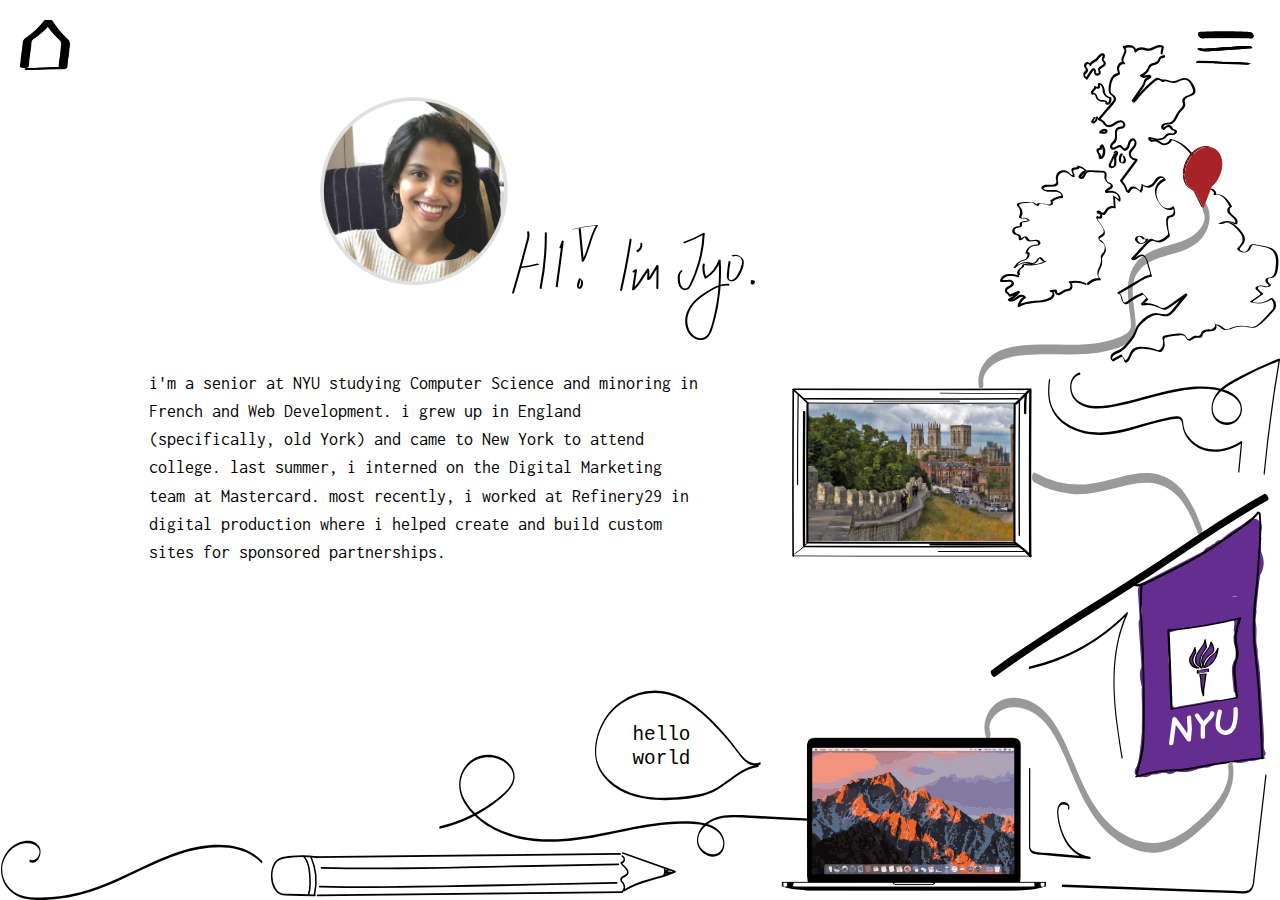
<file: about.html>
<html> 
    <head>
        <link rel="stylesheet" type="text/css" href="styles/styles.css">
        <link href="https://fonts.googleapis.com/css?family=Alfa+Slab+One|Bangers|Bevan|Bungee|Coustard" rel="stylesheet">
        <link href="https://fonts.googleapis.com/css?family=Inconsolata" rel="stylesheet">

        <link rel="stylesheet" href="styles/animations.css">
        <title> Jyo </title>
    </head>

    <body>
        <!-- nav -->
        <div id="myNav" class="overlay">
                <a href="javascript:void(0)"> <img src = "styles/close.png" class="closebtn" onclick="closeNav()"></a>
                    <div class="overlay-content" id = "overlay-nav">
                            <a href="index.html"><img src="styles/home.png" class = "links"></a>
                            <br>
                            <a href="about.html"><img src="styles/about-nav.png" class = "links"></a>
                            <br>
                            <a href="#"><img src="styles/work-nav.png" class = "links"></a>
                    </div>
        </div>
        <section id = "section">
               
                <img src="styles/nav.png" id = "nav"onclick="openNav()"style="cursor:pointer"/>
                <a href = "index.html"><img src="styles/home-icon.png" id = "home-btn" style="cursor:pointer"></a>
    
                <img src="styles/nav.png" id = "nav"onclick="openNav()"style="cursor:pointer"/>
                <a href = "index.html"><img src="styles/home-icon.png" id = "home-btn" style="cursor:pointer"></a>


        <img src = "styles/about.svg" id = "about-img">
        <img src = "styles/hi.svg" id = "hi">
        <img src = "styles/headshot.png" id = "headshot">
       
                  
        <div id = "about-p"> <p id = "about-p">i'm a senior at NYU studying Computer Science and minoring in French and Web Development. 
                
                        i grew up in England (specifically, old York) and came to New York to attend college. last summer, i interned on the 
                         Digital Marketing team at Mastercard. most recently, i worked at Refinery29 in digital production where i helped create 
                         and build custom sites for sponsored partnerships. 
                
                </p></div>
      

                <script src="https://ajax.googleapis.com/ajax/libs/jquery/3.2.1/jquery.min.js"></script>
                <script src= "scripts.js"></script>
                <script src= "about.js"></script>
        </section>
    </body>

    <style>
            body{
                    background-color: white; 
            }
    
    </style>
</html>
</file>
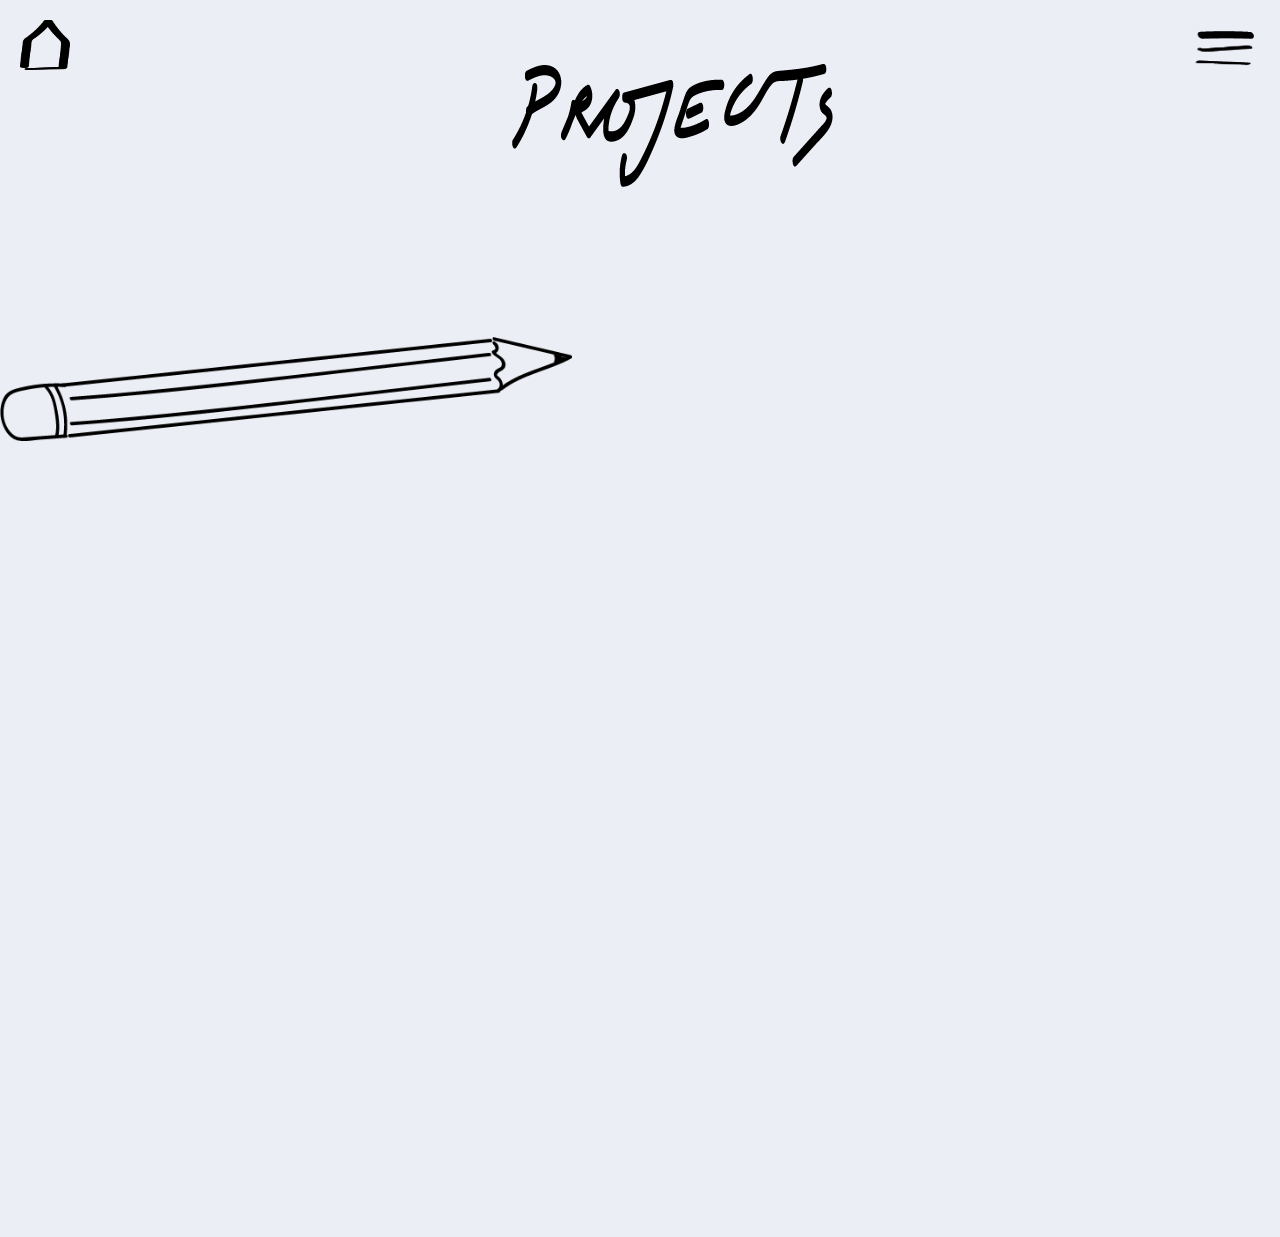
<file: projects.html>
<html>

<head>
    <link rel="stylesheet" type="text/css" href="styles/styles.css">
    <link href="https://fonts.googleapis.com/css?family=Barrio|Faster+One|Gravitas+One|Holtwood+One+SC|Ultra" rel="stylesheet">
    <link href="https://fonts.googleapis.com/css?family=Alfa+Slab+One|Bangers|Bevan|Bungee|Coustard" rel="stylesheet">
    <link href="https://fonts.googleapis.com/css?family=Inconsolata" rel="stylesheet">
    <img src="styles/projects.png" id="projects" />
    <link rel="stylesheet" href="styles/animations.css">
    <title> Jyo </title>
</head>

<body>
    <!-- nav -->
    <div id="myNav" class="overlay">
        <a href="javascript:void(0)"> <img src="styles/close.png" class="closebtn" onclick="closeNav()"></a>
        <div class="overlay-content" id="overlay-nav">
            <a href="index.html"><img src="styles/home.png" class="links"></a>
            <br>
            <a href="about.html"><img src="styles/about-nav.png" class="links"></a>
            <br>
            <a href="#"><img src="styles/work-nav.png" class="links"></a>
        </div>
    </div>
    <section id="section">
        <img src="styles/nav.png" id="nav" onclick="openNav()" style="cursor:pointer" />
        <a href="index.html"><img src="styles/home-icon.png" id="home-btn" style="cursor:pointer"></a>

        <img src="styles/nav.png" id="nav" onclick="openNav()" style="cursor:pointer" />
        <a href="index.html"><img src="styles/home-icon.png" id="home-btn" style="cursor:pointer"></a>

        <div id="Container">
            <div class="slide slide1" data-background="rgba(255, 255, 255,1.0)">

                <div class="main-container" style="margin-top: 150px">
                    <div class="container-wrap">
                        <div class="project-page">
                            <img src="styles/pencil.png" id="pencil" style="position:static; bottom:0">
                            <h1 id="projects-header"> favorite projects...</h1>
                            <div class="row" style="margin-left:6%">
                                <div class="column">
                                    <a href="http://linserv1.cims.nyu.edu:13362/" id="work-list">
                                        <h3>budget tracker</h3>
                                    </a>
                                    <div class="content">
                                        <img src="styles/icon-1.png" style="width:100%" id="budget-icon">
                                        <div class="overlay-mini">
                                            <div class="text">This is a user friendly budget tracker, which offers a simple breakdown of spending and expenses. Users can add, delete and modify the values to keep track of their budget and keep an eye on their spending.
                                            </div>
                                        </div>
                                    </div>
                                </div>
                                <div class="column">
                                    <a href="https://jfernandes1.github.io/cake-website-/" id="work-list">
                                        <h3>cake website</h3>
                                    </a>
                                    <div class="content">
                                        <img src="styles/icon-2.png" style="width:100%" class="image" id="cake-img">
                                        <div class="overlay-mini">
                                            <div class="text">A sample info site create for a friend who wanted a website where potential customers could see her previous work and contact her for more info.</div>
                                        </div>
                                    </div>
                                </div>
                                <div class="column">
                                    <a href="http://jyofernandes.me/graphics/b-spline/" id="work-list">
                                        <h3>graphics </h3>
                                    </a>
                                    <div class="content">
                                        <img src="styles/graphics.png" alt="Nature" style="width:100%" class="image" id="graphics-icon">
                                        <div class="overlay-mini">
                                            <div class="text">Created for a Computer Graphics class, this was my final project.</div>
                                        </div>
                                    </div>
                                </div>
                                <img src="styles/Asset 26.png" class="image" id="pencil-2" style="position:static; bottom:0">
                            </div>
                        </div>
                    </div>
                </div>
            </div>
        </div>
        </div>
        </div>

</html>
</file>
<file: styles/styles.css>
body,
html {
    height: 100%;
    margin: 0;
}

body {
    background: rgba(56, 91, 151, 0.1);
    transition: 0.3s all;
}

.changeColor {
    background: rgba(42, 62, 96, 0.7);
    transition: 0.8s all;
}

.bg {
    /* The image used */
    background-image: url("homepage-o.svg"), url("o.svg");
    -webkit-animation: fade-in 3s;
    /* Safari 4.0 - 8.0 */
    -webkit-animation-delay: 1s;
    /* Safari 4.0 - 8.0 */
    animation: fade-in 3s;
    /* Full height */
    height: 100%;
    /* Center and scale the image nicely */
    background-position: center;
    background-repeat: no-repeat;
    background-size: cover;
    z-index: 5;
}

.two {
    height: 1000px;
    font-size: 36px;
}

#home-btn {
    width: 50px;
    height: 50px;
    position: absolute;
    left: 20px;
    top: 20px;
    -webkit-animation: fade-in 3s;
    /* Safari 4.0 - 8.0 */
    -webkit-animation-delay: 1s;
    /* Safari 4.0 - 8.0 */
    animation: fade-in 3s;
    z-index: 15;
}

#nav {
    width: 100px;
    height: 100px;
    position: fixed;
    right: 0;
    top: 0;
    z-index: 10;
    -webkit-animation: fade-in 3s;
    /* Safari 4.0 - 8.0 */
    -webkit-animation-delay: 1s;
    /* Safari 4.0 - 8.0 */
    animation: fade-in 3s;
}

.closebtn {
    position: absolute;
    width: 60px;
    height: 60px;
    right: 15px;
    top: 15px;
}

#about {
    margin-left: 34%;
    margin-top: 3%;
    height: 56%;
}

#headshot {
    position: absolute;
    top: 24%;
    left: 32.5%;
}

#pencil {
    height: 11.5%;
}

#pencil-2 {
    width: 40%;
}

#about-para {
    left: 15%;
    top: 130%;
    width: 70%;
    margin-left: auto;
    margin-right: auto;
    margin-top: 55px;
    margin-bottom: 0;
    z-index: 15;
}

#paper {
    height: 100%;
    /* margin-top: 20%; */
    right: 0%;
    position: absolute;
    top: 125%;
}

#about-p-homepage {
    position: absolute;
    width: 60%;
    left: 7%;
    top: 169%;
    font-family: 'Inconsolata', monospace;
    line-height: 173%;
    word-spacing: 4px;
    letter-spacing: 1px;
    animation: fade-in 5s
}

#headshot-homepage {
    height: 40%;
    position: absolute;
    top: 140%;
    left: 22%;
    display: none;
}

.overlay {
    height: 0%;
    width: 100%;
    position: fixed;
    z-index: 1;
    top: 0;
    left: 0;
    background-color: rgb(252, 251, 192);
    overflow-y: hidden;
    transition: 0.5s;
}

.links {
    height: 10%;
    padding: 15px;
    transition-delay: 5s;
}

.overlay-content {
    display: none;
    position: fixed;
    top: 50%;
    left: 50%;
    /* bring your own prefixes */
    transform: translate(-50%, -50%);
}

#projects {
    margin-left: 40%;
    margin-right: 50%;
    margin-top: 5%;
}


/* PORTFOLIO PAGE */

#projects-header {
    display: none;
}

.row {
    display: none;
}

.row,
.row>.column {
    padding: 30px;
    padding-top: 10px;
}


/* Create four equal columns that floats next to each other */

.column {
    float: left;
    width: 25%;
}


/* Clear floats after rows */

.row:after {
    content: "";
    display: table;
    clear: both;
}


/* Content */

.image {
    display: block;
    width: 100%;
    height: auto;
}

.content {
    margin: 10px;
    position: relative;
}

#cake-img:hover {
    content: url('icon-2-hover.png');
    width: 100%;
}

.content:hover .overlay-mini {
    height: 100%;
}

.overlay-mini {
    position: absolute;
    bottom: 0;
    left: 0;
    right: 0;
    background-color: rgba(255, 255, 255, 0.8);
    overflow: hidden;
    width: 100%;
    height: 0;
    transition: .5s ease;
}

a:link,
a:visited {
    text-decoration: none;
    color: black;
    text-align: center;
    text-decoration: none;
}

a:hover {
    text-decoration: none;
    color: white;
}


/*FONTS

font-family: 'Alfa Slab One', cursive;
font-family: 'Bangers', cursive;
font-family: 'Bevan', cursive;
font-family: 'Coustard', serif; */

h1 {
    font-family: 'Inconsolata', monospace;
    font-size: 50px;
}

h3 {
    font-family: 'Inconsolata', monospace;
    font-size: 30px;
    margin-bottom: 0;
}

p {
    font-family: 'Inconsolata', monospace;
    font-size: 1.1em;
    margin-top: 0;
}

.slide1 {
    height: 100%;
}

.slide2 {
    height: 100%;
}

.slide3 {
    height: 100%;
}

.slide4 {
    height: 100%;
}

#about-page {
    display: none;
}


/*portfolio page */

.project-no {
    margin-left: 12%;
    display: inline-block;
    width: 6%;
}

.project-img {
    display: inline-block;
    width: 20%;
    margin-right: 4%;
    vertical-align: middle;
}

#budget-icon,
#graphics-icon {
    border: #e6e6e6 solid 2px;
}

.project-para {
    display: inline-block;
    width: 40%
}

.text {
    font-family: 'Inconsolata', monospace;
    text-transform: lowercase;
    font-size: 20px;
    width: 100%;
    color: rgb(36, 49, 49);
    position: absolute;
    top: 50%;
    left: 50%;
    transform: translate(-50%, -50%);
    -ms-transform: translate(-50%, -50%);
}


/*---------------------------ABOUT PAGE ---------------------------*/

#about-img {
    height: 95%;
    right: 0%;
    position: absolute;
    bottom: 0;
    -webkit-animation: fade-in 5s;
    /* Safari 4.0 - 8.0 */
    -webkit-animation-delay: 5s;
    /* Safari 4.0 - 8.0 */
    animation: fade-in 5s;
}

#rubber {
    height: 25%;
    position: absolute;
    top: 125%;
    left: 1%;
}

#email {
    width: 20%;
    position: absolute;
    top: 196%;
    right: 1%;
}

#hi {
    width: 19%;
    position: absolute;
    top: 25%;
    left: 40%;
    -webkit-animation: fade-in 3s;
    /* Safari 4.0 - 8.0 */
    -webkit-animation-delay: 3s;
    /* Safari 4.0 - 8.0 */
    animation: fade-in 3s;
}

@keyframes fade-in {
    from {
        opacity: 0;
    }
    to {
        opacity: 1;
    }
}

@-webkit-keyframes fade-in {
    from {
        opacity: 0;
    }
    to {
        opacity: 1;
    }
}

#headshot {
    position: absolute;
    width: 15%;
    top: 10%;
    left: 25%;
    z-index: 5;
    opacity: 0.9;
    -webkit-animation: fade-in 5s;
    /* Safari 4.0 - 8.0 */
    -webkit-animation-delay: 5s;
    /* Safari 4.0 - 8.0 */
    animation: fade-in 5s;
}

#about-p {
    position: absolute;
    width: 66%;
    left: 7%;
    top: 41%;
    font-family: 'Inconsolata', monospace;
    line-height: 160%;
    -webkit-animation: fade-in 5s;
    /* Safari 4.0 - 8.0 */
    -webkit-animation-delay: 5s;
    /* Safari 4.0 - 8.0 */
    animation: fade-in 5s;
}

.animated {
    visibility: visible;
}
</file>
<file: styles/animations.css>
/*
==============================================
CSS3 ANIMATION CHEAT SHEET
==============================================

Made by Justin Aguilar

www.justinaguilar.com/animations/

Questions, comments, concerns, love letters:
justin@justinaguilar.com
==============================================
*/

/*
==============================================
slideDown
==============================================
*/


.slideDown{
	animation-name: slideDown;
	-webkit-animation-name: slideDown;	

	animation-duration: 1s;	
	-webkit-animation-duration: 1s;

	animation-timing-function: ease;	
	-webkit-animation-timing-function: ease;	

	visibility: visible !important;						
}

@keyframes slideDown {
	0% {
		transform: translateY(-100%);
	}
	50%{
		transform: translateY(8%);
	}
	65%{
		transform: translateY(-4%);
	}
	80%{
		transform: translateY(4%);
	}
	95%{
		transform: translateY(-2%);
	}			
	100% {
		transform: translateY(0%);
	}		
}

@-webkit-keyframes slideDown {
	0% {
		-webkit-transform: translateY(-100%);
	}
	50%{
		-webkit-transform: translateY(8%);
	}
	65%{
		-webkit-transform: translateY(-4%);
	}
	80%{
		-webkit-transform: translateY(4%);
	}
	95%{
		-webkit-transform: translateY(-2%);
	}			
	100% {
		-webkit-transform: translateY(0%);
	}	
}

/*
==============================================
slideUp
==============================================
*/


.slideUp{
	animation-name: slideUp;
	-webkit-animation-name: slideUp;	

	animation-duration: 1s;	
	-webkit-animation-duration: 1s;

	animation-timing-function: ease;	
	-webkit-animation-timing-function: ease;

	visibility: visible !important;			
}

@keyframes slideUp {
	0% {
		transform: translateY(100%);
	}
	50%{
		transform: translateY(-8%);
	}
	65%{
		transform: translateY(4%);
	}
	80%{
		transform: translateY(-4%);
	}
	95%{
		transform: translateY(2%);
	}			
	100% {
		transform: translateY(0%);
	}	
}

@-webkit-keyframes slideUp {
	0% {
		-webkit-transform: translateY(100%);
	}
	50%{
		-webkit-transform: translateY(-8%);
	}
	65%{
		-webkit-transform: translateY(4%);
	}
	80%{
		-webkit-transform: translateY(-4%);
	}
	95%{
		-webkit-transform: translateY(2%);
	}			
	100% {
		-webkit-transform: translateY(0%);
	}	
}

/*
==============================================
slideLeft
==============================================
*/


.slideLeft{
	animation-name: slideLeft;
	-webkit-animation-name: slideLeft;	

	animation-duration: 1s;	
	-webkit-animation-duration: 1s;

	animation-timing-function: ease-in-out;	
	-webkit-animation-timing-function: ease-in-out;		

	visibility: visible !important;	
}

@keyframes slideLeft {
	0% {
		transform: translateX(150%);
	}
	50%{
		transform: translateX(-8%);
	}
	65%{
		transform: translateX(4%);
	}
	80%{
		transform: translateX(-4%);
	}
	95%{
		transform: translateX(2%);
	}			
	100% {
		transform: translateX(0%);
	}
}

@-webkit-keyframes slideLeft {
	0% {
		-webkit-transform: translateX(150%);
	}
	50%{
		-webkit-transform: translateX(-8%);
	}
	65%{
		-webkit-transform: translateX(4%);
	}
	80%{
		-webkit-transform: translateX(-4%);
	}
	95%{
		-webkit-transform: translateX(2%);
	}			
	100% {
		-webkit-transform: translateX(0%);
	}
}

/*
==============================================
slideRight
==============================================
*/


.slideRight{
	animation-name: slideRight;
	-webkit-animation-name: slideRight;	

	animation-duration: 1s;	
	-webkit-animation-duration: 1s;

	animation-timing-function: ease-in-out;	
	-webkit-animation-timing-function: ease-in-out;		

	visibility: visible !important;	
}

@keyframes slideRight {
	0% {
		transform: translateX(-150%);
	}
	50%{
		transform: translateX(8%);
	}
	65%{
		transform: translateX(-4%);
	}
	80%{
		transform: translateX(4%);
	}
	95%{
		transform: translateX(-2%);
	}			
	100% {
		transform: translateX(0%);
	}	
}

@-webkit-keyframes slideRight {
	0% {
		-webkit-transform: translateX(-150%);
	}
	50%{
		-webkit-transform: translateX(8%);
	}
	65%{
		-webkit-transform: translateX(-4%);
	}
	80%{
		-webkit-transform: translateX(4%);
	}
	95%{
		-webkit-transform: translateX(-2%);
	}			
	100% {
		-webkit-transform: translateX(0%);
	}
}

/*
==============================================
slideExpandUp
==============================================
*/


.slideExpandUp{
	animation-name: slideExpandUp;
	-webkit-animation-name: slideExpandUp;	

	animation-duration: 1.6s;	
	-webkit-animation-duration: 1.6s;

	animation-timing-function: ease-out;	
	-webkit-animation-timing-function: ease -out;

	visibility: visible !important;	
}

@keyframes slideExpandUp {
	0% {
		transform: translateY(100%) scaleX(0.5);
	}
	30%{
		transform: translateY(-8%) scaleX(0.5);
	}	
	40%{
		transform: translateY(2%) scaleX(0.5);
	}
	50%{
		transform: translateY(0%) scaleX(1.1);
	}
	60%{
		transform: translateY(0%) scaleX(0.9);		
	}
	70% {
		transform: translateY(0%) scaleX(1.05);
	}			
	80%{
		transform: translateY(0%) scaleX(0.95);		
	}
	90% {
		transform: translateY(0%) scaleX(1.02);
	}	
	100%{
		transform: translateY(0%) scaleX(1);		
	}
}

@-webkit-keyframes slideExpandUp {
	0% {
		-webkit-transform: translateY(100%) scaleX(0.5);
	}
	30%{
		-webkit-transform: translateY(-8%) scaleX(0.5);
	}	
	40%{
		-webkit-transform: translateY(2%) scaleX(0.5);
	}
	50%{
		-webkit-transform: translateY(0%) scaleX(1.1);
	}
	60%{
		-webkit-transform: translateY(0%) scaleX(0.9);		
	}
	70% {
		-webkit-transform: translateY(0%) scaleX(1.05);
	}			
	80%{
		-webkit-transform: translateY(0%) scaleX(0.95);		
	}
	90% {
		-webkit-transform: translateY(0%) scaleX(1.02);
	}	
	100%{
		-webkit-transform: translateY(0%) scaleX(1);		
	}
}

/*
==============================================
expandUp
==============================================
*/


.expandUp{
	animation-name: expandUp;
	-webkit-animation-name: expandUp;	

	animation-duration: 0.7s;	
	-webkit-animation-duration: 0.7s;

	animation-timing-function: ease;	
	-webkit-animation-timing-function: ease;		

	visibility: visible !important;	
}

@keyframes expandUp {
	0% {
		transform: translateY(100%) scale(0.6) scaleY(0.5);
	}
	60%{
		transform: translateY(-7%) scaleY(1.12);
	}
	75%{
		transform: translateY(3%);
	}	
	100% {
		transform: translateY(0%) scale(1) scaleY(1);
	}	
}

@-webkit-keyframes expandUp {
	0% {
		-webkit-transform: translateY(100%) scale(0.6) scaleY(0.5);
	}
	60%{
		-webkit-transform: translateY(-7%) scaleY(1.12);
	}
	75%{
		-webkit-transform: translateY(3%);
	}	
	100% {
		-webkit-transform: translateY(0%) scale(1) scaleY(1);
	}	
}

/*
==============================================
fadeIn
==============================================
*/

.fadeIn{
	animation-name: fadeIn;
	-webkit-animation-name: fadeIn;	

	animation-duration: 1.5s;	
	-webkit-animation-duration: 1.5s;

	animation-timing-function: ease-in-out;	
	-webkit-animation-timing-function: ease-in-out;		

	visibility: visible !important;	
}

@keyframes fadeIn {
	0% {
		transform: scale(0);
		opacity: 0.0;		
	}
	60% {
		transform: scale(1.1);	
	}
	80% {
		transform: scale(0.9);
		opacity: 1;	
	}	
	100% {
		transform: scale(1);
		opacity: 1;	
	}		
}

@-webkit-keyframes fadeIn {
	0% {
		-webkit-transform: scale(0);
		opacity: 0.0;		
	}
	60% {
		-webkit-transform: scale(1.1);
	}
	80% {
		-webkit-transform: scale(0.9);
		opacity: 1;	
	}	
	100% {
		-webkit-transform: scale(1);
		opacity: 1;	
	}		
}

/*
==============================================
expandOpen
==============================================
*/


.expandOpen{
	animation-name: expandOpen;
	-webkit-animation-name: expandOpen;	

	animation-duration: 1.2s;	
	-webkit-animation-duration: 1.2s;

	animation-timing-function: ease-out;	
	-webkit-animation-timing-function: ease-out;	

	visibility: visible !important;	
}

@keyframes expandOpen {
	0% {
		transform: scale(1.8);		
	}
	50% {
		transform: scale(0.95);
	}	
	80% {
		transform: scale(1.05);
	}
	90% {
		transform: scale(0.98);
	}	
	100% {
		transform: scale(1);
	}			
}

@-webkit-keyframes expandOpen {
	0% {
		-webkit-transform: scale(1.8);		
	}
	50% {
		-webkit-transform: scale(0.95);
	}	
	80% {
		-webkit-transform: scale(1.05);
	}
	90% {
		-webkit-transform: scale(0.98);
	}	
	100% {
		-webkit-transform: scale(1);
	}					
}

/*
==============================================
bigEntrance
==============================================
*/


.bigEntrance{
	animation-name: bigEntrance;
	-webkit-animation-name: bigEntrance;	

	animation-duration: 1.6s;	
	-webkit-animation-duration: 1.6s;

	animation-timing-function: ease-out;	
	-webkit-animation-timing-function: ease-out;	

	visibility: visible !important;			
}

@keyframes bigEntrance {
	0% {
		transform: scale(0.3) rotate(6deg) translateX(-30%) translateY(30%);
		opacity: 0.2;
	}
	30% {
		transform: scale(1.03) rotate(-2deg) translateX(2%) translateY(-2%);		
		opacity: 1;
	}
	45% {
		transform: scale(0.98) rotate(1deg) translateX(0%) translateY(0%);
		opacity: 1;
	}
	60% {
		transform: scale(1.01) rotate(-1deg) translateX(0%) translateY(0%);		
		opacity: 1;
	}	
	75% {
		transform: scale(0.99) rotate(1deg) translateX(0%) translateY(0%);
		opacity: 1;
	}
	90% {
		transform: scale(1.01) rotate(0deg) translateX(0%) translateY(0%);		
		opacity: 1;
	}	
	100% {
		transform: scale(1) rotate(0deg) translateX(0%) translateY(0%);
		opacity: 1;
	}		
}

@-webkit-keyframes bigEntrance {
	0% {
		-webkit-transform: scale(0.3) rotate(6deg) translateX(-30%) translateY(30%);
		opacity: 0.2;
	}
	30% {
		-webkit-transform: scale(1.03) rotate(-2deg) translateX(2%) translateY(-2%);		
		opacity: 1;
	}
	45% {
		-webkit-transform: scale(0.98) rotate(1deg) translateX(0%) translateY(0%);
		opacity: 1;
	}
	60% {
		-webkit-transform: scale(1.01) rotate(-1deg) translateX(0%) translateY(0%);		
		opacity: 1;
	}	
	75% {
		-webkit-transform: scale(0.99) rotate(1deg) translateX(0%) translateY(0%);
		opacity: 1;
	}
	90% {
		-webkit-transform: scale(1.01) rotate(0deg) translateX(0%) translateY(0%);		
		opacity: 1;
	}	
	100% {
		-webkit-transform: scale(1) rotate(0deg) translateX(0%) translateY(0%);
		opacity: 1;
	}				
}

/*
==============================================
hatch
==============================================
*/

.hatch{
	animation-name: hatch;
	-webkit-animation-name: hatch;	

	animation-duration: 2s;	
	-webkit-animation-duration: 2s;

	animation-timing-function: ease-in-out;	
	-webkit-animation-timing-function: ease-in-out;

	transform-origin: 50% 100%;
	-ms-transform-origin: 50% 100%;
	-webkit-transform-origin: 50% 100%; 

	visibility: visible !important;		
}

@keyframes hatch {
	0% {
		transform: rotate(0deg) scaleY(0.6);
	}
	20% {
		transform: rotate(-2deg) scaleY(1.05);
	}
	35% {
		transform: rotate(2deg) scaleY(1);
	}
	50% {
		transform: rotate(-2deg);
	}	
	65% {
		transform: rotate(1deg);
	}	
	80% {
		transform: rotate(-1deg);
	}		
	100% {
		transform: rotate(0deg);
	}									
}

@-webkit-keyframes hatch {
	0% {
		-webkit-transform: rotate(0deg) scaleY(0.6);
	}
	20% {
		-webkit-transform: rotate(-2deg) scaleY(1.05);
	}
	35% {
		-webkit-transform: rotate(2deg) scaleY(1);
	}
	50% {
		-webkit-transform: rotate(-2deg);
	}	
	65% {
		-webkit-transform: rotate(1deg);
	}	
	80% {
		-webkit-transform: rotate(-1deg);
	}		
	100% {
		-webkit-transform: rotate(0deg);
	}		
}


/*
==============================================
bounce
==============================================
*/


.bounce{
	animation-name: bounce;
	-webkit-animation-name: bounce;	

	animation-duration: 1.6s;	
	-webkit-animation-duration: 1.6s;

	animation-timing-function: ease;	
	-webkit-animation-timing-function: ease;	
	
	transform-origin: 50% 100%;
	-ms-transform-origin: 50% 100%;
	-webkit-transform-origin: 50% 100%; 	
}

@keyframes bounce {
	0% {
		transform: translateY(0%) scaleY(0.6);
	}
	60%{
		transform: translateY(-100%) scaleY(1.1);
	}
	70%{
		transform: translateY(0%) scaleY(0.95) scaleX(1.05);
	}
	80%{
		transform: translateY(0%) scaleY(1.05) scaleX(1);
	}	
	90%{
		transform: translateY(0%) scaleY(0.95) scaleX(1);
	}				
	100%{
		transform: translateY(0%) scaleY(1) scaleX(1);
	}	
}

@-webkit-keyframes bounce {
	0% {
		-webkit-transform: translateY(0%) scaleY(0.6);
	}
	60%{
		-webkit-transform: translateY(-100%) scaleY(1.1);
	}
	70%{
		-webkit-transform: translateY(0%) scaleY(0.95) scaleX(1.05);
	}
	80%{
		-webkit-transform: translateY(0%) scaleY(1.05) scaleX(1);
	}	
	90%{
		-webkit-transform: translateY(0%) scaleY(0.95) scaleX(1);
	}				
	100%{
		-webkit-transform: translateY(0%) scaleY(1) scaleX(1);
	}		
}


/*
==============================================
pulse
==============================================
*/

.pulse{
	animation-name: pulse;
	-webkit-animation-name: pulse;	

	animation-duration: 1.5s;	
	-webkit-animation-duration: 1.5s;

	animation-iteration-count: infinite;
	-webkit-animation-iteration-count: infinite;
}

@keyframes pulse {
	0% {
		transform: scale(0.9);
		opacity: 0.7;		
	}
	50% {
		transform: scale(1);
		opacity: 1;	
	}	
	100% {
		transform: scale(0.9);
		opacity: 0.7;	
	}			
}

@-webkit-keyframes pulse {
	0% {
		-webkit-transform: scale(0.95);
		opacity: 0.7;		
	}
	50% {
		-webkit-transform: scale(1);
		opacity: 1;	
	}	
	100% {
		-webkit-transform: scale(0.95);
		opacity: 0.7;	
	}			
}

/*
==============================================
floating
==============================================
*/

.floating{
	animation-name: floating;
	-webkit-animation-name: floating;

	animation-duration: 1.5s;	
	-webkit-animation-duration: 1.5s;

	animation-iteration-count: infinite;
	-webkit-animation-iteration-count: infinite;
}

@keyframes floating {
	0% {
		transform: translateY(0%);	
	}
	50% {
		transform: translateY(8%);	
	}	
	100% {
		transform: translateY(0%);
	}			
}

@-webkit-keyframes floating {
	0% {
		-webkit-transform: translateY(0%);	
	}
	50% {
		-webkit-transform: translateY(8%);	
	}	
	100% {
		-webkit-transform: translateY(0%);
	}			
}

/*
==============================================
tossing
==============================================
*/

.tossing{
	animation-name: tossing;
	-webkit-animation-name: tossing;	

	animation-duration: 2.5s;	
	-webkit-animation-duration: 2.5s;

	animation-iteration-count: infinite;
	-webkit-animation-iteration-count: infinite;
}

@keyframes tossing {
	0% {
		transform: rotate(-4deg);	
	}
	50% {
		transform: rotate(4deg);
	}
	100% {
		transform: rotate(-4deg);	
	}						
}

@-webkit-keyframes tossing {
	0% {
		-webkit-transform: rotate(-4deg);	
	}
	50% {
		-webkit-transform: rotate(4deg);
	}
	100% {
		-webkit-transform: rotate(-4deg);	
	}				
}

/*
==============================================
pullUp
==============================================
*/

.pullUp{
	animation-name: pullUp;
	-webkit-animation-name: pullUp;	

	animation-duration: 1.1s;	
	-webkit-animation-duration: 1.1s;

	animation-timing-function: ease-out;	
	-webkit-animation-timing-function: ease-out;	

	transform-origin: 50% 100%;
	-ms-transform-origin: 50% 100%;
	-webkit-transform-origin: 50% 100%; 		
}

@keyframes pullUp {
	0% {
		transform: scaleY(0.1);
	}
	40% {
		transform: scaleY(1.02);
	}
	60% {
		transform: scaleY(0.98);
	}
	80% {
		transform: scaleY(1.01);
	}
	100% {
		transform: scaleY(0.98);
	}				
	80% {
		transform: scaleY(1.01);
	}
	100% {
		transform: scaleY(1);
	}							
}

@-webkit-keyframes pullUp {
	0% {
		-webkit-transform: scaleY(0.1);
	}
	40% {
		-webkit-transform: scaleY(1.02);
	}
	60% {
		-webkit-transform: scaleY(0.98);
	}
	80% {
		-webkit-transform: scaleY(1.01);
	}
	100% {
		-webkit-transform: scaleY(0.98);
	}				
	80% {
		-webkit-transform: scaleY(1.01);
	}
	100% {
		-webkit-transform: scaleY(1);
	}		
}

/*
==============================================
pullDown
==============================================
*/

.pullDown{
	animation-name: pullDown;
	-webkit-animation-name: pullDown;	

	animation-duration: 1.1s;	
	-webkit-animation-duration: 1.1s;

	animation-timing-function: ease-out;	
	-webkit-animation-timing-function: ease-out;	

	transform-origin: 50% 0%;
	-ms-transform-origin: 50% 0%;
	-webkit-transform-origin: 50% 0%; 		
}

@keyframes pullDown {
	0% {
		transform: scaleY(0.1);
	}
	40% {
		transform: scaleY(1.02);
	}
	60% {
		transform: scaleY(0.98);
	}
	80% {
		transform: scaleY(1.01);
	}
	100% {
		transform: scaleY(0.98);
	}				
	80% {
		transform: scaleY(1.01);
	}
	100% {
		transform: scaleY(1);
	}							
}

@-webkit-keyframes pullDown {
	0% {
		-webkit-transform: scaleY(0.1);
	}
	40% {
		-webkit-transform: scaleY(1.02);
	}
	60% {
		-webkit-transform: scaleY(0.98);
	}
	80% {
		-webkit-transform: scaleY(1.01);
	}
	100% {
		-webkit-transform: scaleY(0.98);
	}				
	80% {
		-webkit-transform: scaleY(1.01);
	}
	100% {
		-webkit-transform: scaleY(1);
	}		
}

/*
==============================================
stretchLeft
==============================================
*/

.stretchLeft{
	animation-name: stretchLeft;
	-webkit-animation-name: stretchLeft;	

	animation-duration: 1.5s;	
	-webkit-animation-duration: 1.5s;

	animation-timing-function: ease-out;	
	-webkit-animation-timing-function: ease-out;	

	transform-origin: 100% 0%;
	-ms-transform-origin: 100% 0%;
	-webkit-transform-origin: 100% 0%; 
}

@keyframes stretchLeft {
	0% {
		transform: scaleX(0.3);
	}
	40% {
		transform: scaleX(1.02);
	}
	60% {
		transform: scaleX(0.98);
	}
	80% {
		transform: scaleX(1.01);
	}
	100% {
		transform: scaleX(0.98);
	}				
	80% {
		transform: scaleX(1.01);
	}
	100% {
		transform: scaleX(1);
	}							
}

@-webkit-keyframes stretchLeft {
	0% {
		-webkit-transform: scaleX(0.3);
	}
	40% {
		-webkit-transform: scaleX(1.02);
	}
	60% {
		-webkit-transform: scaleX(0.98);
	}
	80% {
		-webkit-transform: scaleX(1.01);
	}
	100% {
		-webkit-transform: scaleX(0.98);
	}				
	80% {
		-webkit-transform: scaleX(1.01);
	}
	100% {
		-webkit-transform: scaleX(1);
	}		
}

/*
==============================================
stretchRight
==============================================
*/

.stretchRight{
	animation-name: stretchRight;
	-webkit-animation-name: stretchRight;	

	animation-duration: 1.5s;	
	-webkit-animation-duration: 1.5s;

	animation-timing-function: ease-out;	
	-webkit-animation-timing-function: ease-out;	

	transform-origin: 0% 0%;
	-ms-transform-origin: 0% 0%;
	-webkit-transform-origin: 0% 0%; 		
}

@keyframes stretchRight {
	0% {
		transform: scaleX(0.3);
	}
	40% {
		transform: scaleX(1.02);
	}
	60% {
		transform: scaleX(0.98);
	}
	80% {
		transform: scaleX(1.01);
	}
	100% {
		transform: scaleX(0.98);
	}				
	80% {
		transform: scaleX(1.01);
	}
	100% {
		transform: scaleX(1);
	}							
}

@-webkit-keyframes stretchRight {
	0% {
		-webkit-transform: scaleX(0.3);
	}
	40% {
		-webkit-transform: scaleX(1.02);
	}
	60% {
		-webkit-transform: scaleX(0.98);
	}
	80% {
		-webkit-transform: scaleX(1.01);
	}
	100% {
		-webkit-transform: scaleX(0.98);
	}				
	80% {
		-webkit-transform: scaleX(1.01);
	}
	100% {
		-webkit-transform: scaleX(1);
	}		
}
</file>
